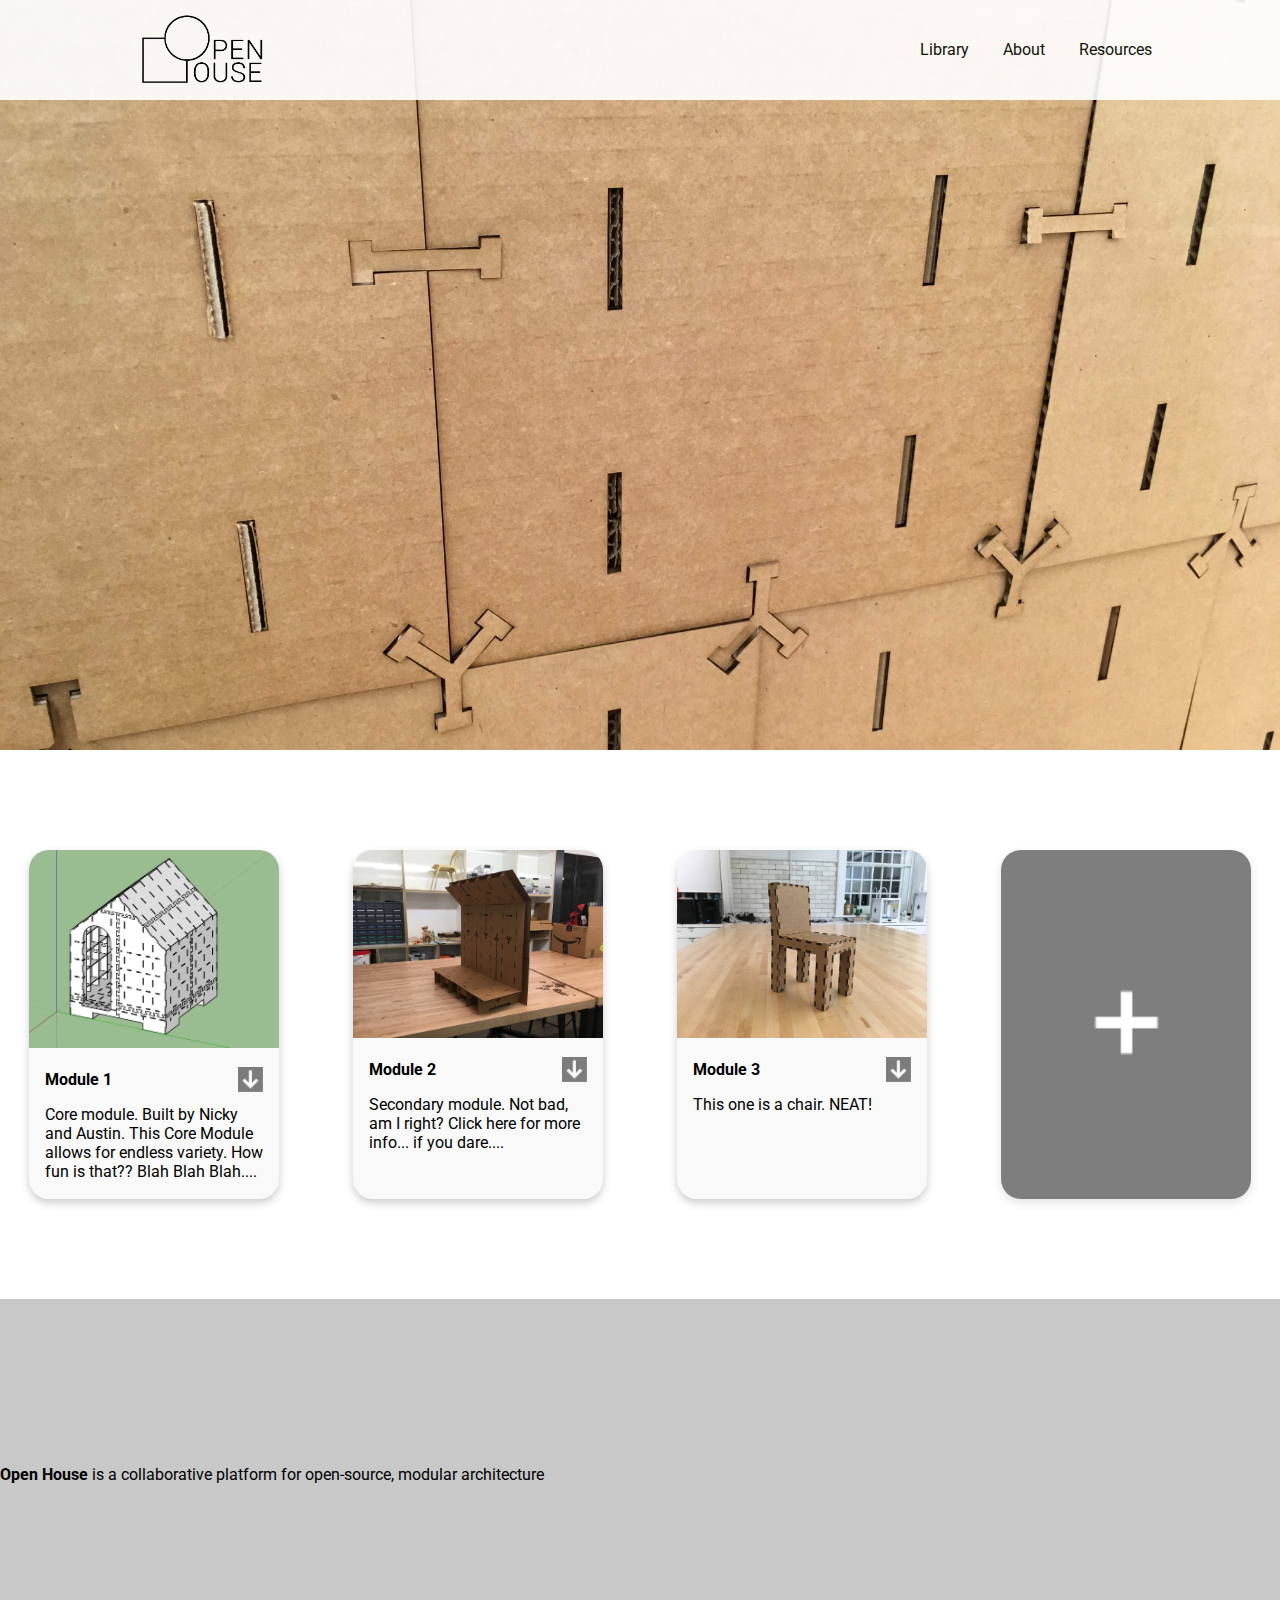
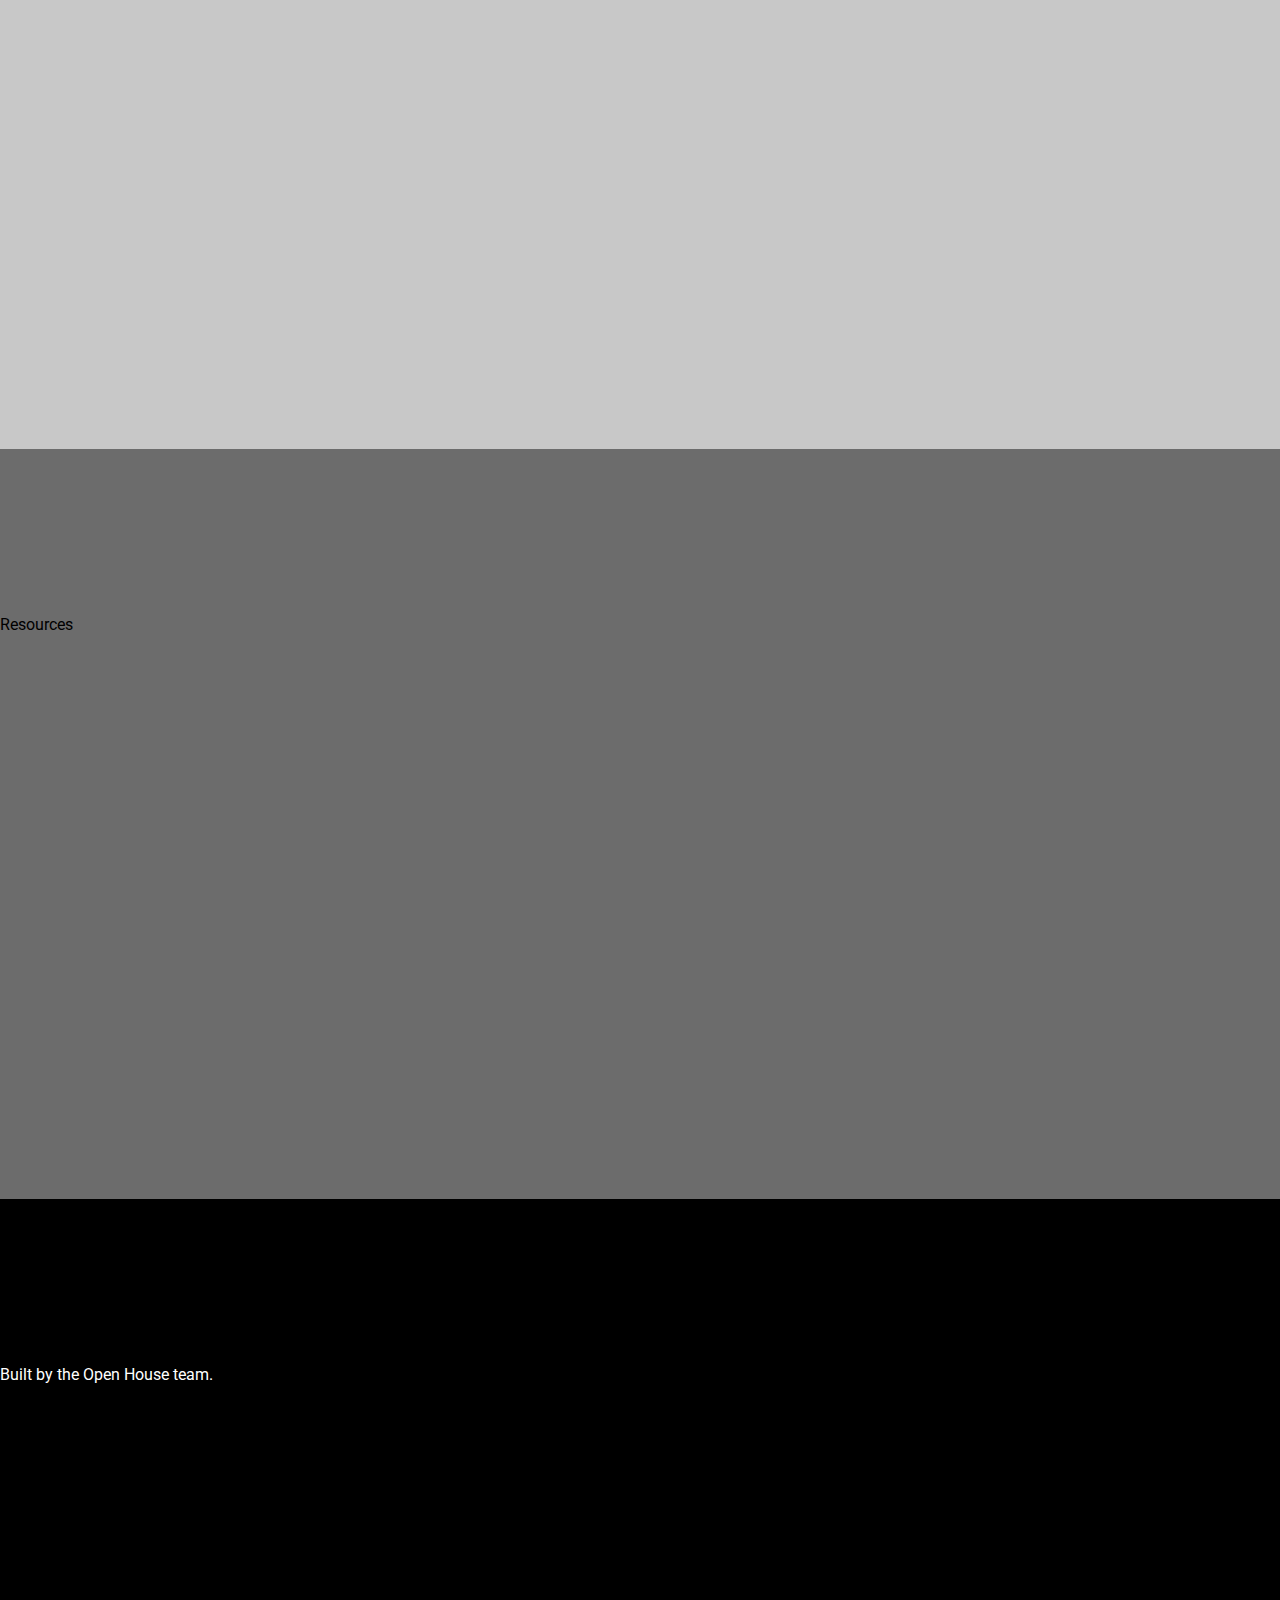
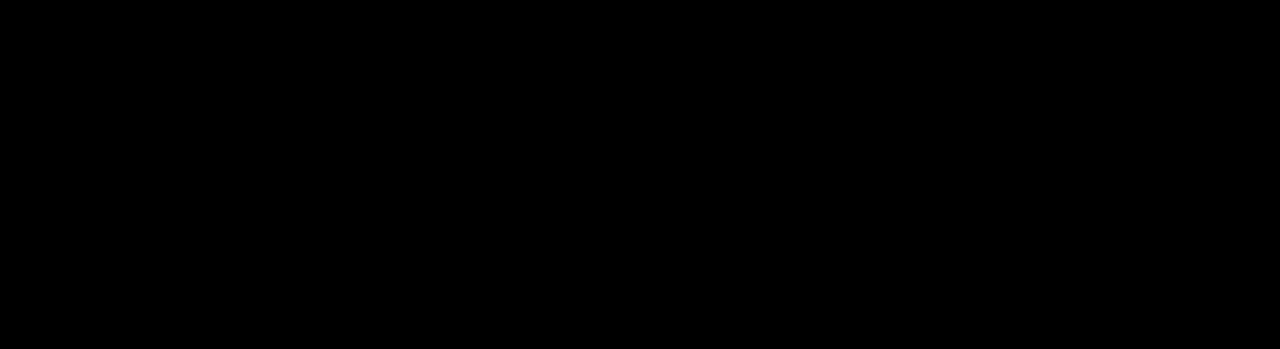
<file: index.html>
<!doctype html>
<!--


                     /\
                    /  \
                   / /\ \
                  / /  \ \ 
                 / /    \ \
                / /      \ \
               / /        \ \
              / /          \ \
             / /            \ \
            / / O            \ \
            | |    P         | |
            | |       E      | |
            | |  H       N   | |
            | |    O        -| |
            | |      U       | |
            | | .      S     | |
            | |  O       E   | |
            | |   R          | |
            | |    G         | |
            | |______________| |
            |__________________|



-->


<html>
<head>
<meta charset="utf-8">
<title>Open House</title>
<link href="styles.css" rel="stylesheet" type="text/css">
<link href="https://fonts.googleapis.com/css?family=Roboto:100,400&display=swap" rel="stylesheet">
<meta name="viewport" content="width=device-width, initial-scale=1.0">


<script>
	var editing = false;
	
    if(editing){
      window.location = "/coming-soon.html";
    }
</script>

<script src="https://ajax.googleapis.com/ajax/libs/jquery/3.3.1/jquery.min.js"></script>

</head>

<body>

<div class="nav">
	<a class="nav_logo nav_logo_text" href="#splash"></a>
	
	
	<div class="nav_menu nav_menu_shown">
		<div class="nav_menu_items">
			<a href="#library">Library</a>
			<a href="#about">About</a>
			<a href="#resources">Resources</a>
<!--			https://stackoverflow.com/questions/24739126/scroll-to-a-specific-element-using-html-->
		</div>
		
	</div>
</div>


<div id="splash">
	<img src="images/splash_detail1.JPG">
</div>

<!--  GRID TUTORIAL: https://getflywheel.com/layout/card-layout-css-grid-layout-how-to/  -->
<!--  IN ACTION: https://codepen.io/abbeyjfitzgerald/pen/QaeoYj  -->
<div id="library">

	<div class="mod_container">
			
		<div class="mod_card">
		<img class="mod_img" src="images/Module-A/MOD-A-OVERVIEW.JPG">
		<div class="mod_desc">
			<div class="mod_download">
				<p class="mod_download_txt">Download</p>
				<a href="#about" class="mod_download_button">
					<img class="mod_download_img" src="icons/down_arrow.jpg">
				</a>
			</div>		
			<p class="mod_desc_title">Module 1</p>			
			<p class="mod_desc_about">Core module. Built by Nicky and Austin. This Core Module allows for endless variety.  How fun is that?? Blah Blah Blah....</p>
		</div>	
		</div>

		<div class="mod_card">
			<img class="mod_img" src="images/Module-B/MOD-B-OVERVIEW.JPG">
			<div class="mod_desc">
				<div class="mod_download">
					<p class="mod_download_txt">Download</p>
					<a href="#about" class="mod_download_button">
						<img class="mod_download_img" src="icons/down_arrow.jpg">
					</a>
				</div>		
				<p class="mod_desc_title">Module 2</p>			
				<p class="mod_desc_about">Secondary module.  Not bad, am I right?  Click here for more info... if you dare....</p>
			</div>
		</div>

		<div class="mod_card">
			<img class="mod_img" src="images/Module-C/MOD-C-OVERVIEW.JPG">
			<div class="mod_desc">
				<div class="mod_download">
					<p class="mod_download_txt">Download</p>
					<a href="#about" class="mod_download_button">
						<img class="mod_download_img" src="icons/down_arrow.jpg">
					</a>
				</div>		
				<p class="mod_desc_title">Module 3</p>			
				<p class="mod_desc_about">This one is a chair. NEAT!</p>
			</div>
		</div>

		<div class="mod_card add_mod">
			<img src="icons/plus.png">
			<p>Contribute</p>
		</div>
		
	</div>

	
</div>

<div id="about">
	<p><b>Open House</b> is a collaborative platform for open-source, modular architecture</p>
</div>

<div id="resources">
	<p>Resources</p>
</div>

<div id="footer">
	<p>Built by the Open House team.</p>
</div>


<script>
	$(".mod_download_button").hover(function() {

		console.log("hello");
		$(this).siblings(".mod_download_txt").addClass("mod_down_txt_show");
	}, function() {
		$(this).siblings(".mod_download_txt").removeClass("mod_down_txt_show");
	});
</script>


<script>
	
	$(document).scroll(function () {
		// at top?
		if ($(window).scrollTop() <= 50) {
			$('.nav_menu').removeClass('nav_menu_hidden');
			$('.nav_menu').addClass('nav_menu_shown');
			$('.nav_logo').removeClass('nav_logo_symbol');
			$('.nav_logo').addClass('nav_logo_text');
		} else if ($(window).scrollTop() >= 50) {
			$('.nav_menu').removeClass('nav_menu_shown');
			$('.nav_menu').addClass('nav_menu_hidden');
			$('.nav_logo').removeClass('nav_logo_text');
			$('.nav_logo').addClass('nav_logo_symbol');
		};

		// Mouse enters Nav:
		$('.nav_menu, .nav_logo').mouseenter(function () {
			if ($(window).scrollTop() >= 50) {
				$('.nav_menu').removeClass('nav_menu_hidden');
				$('.nav_menu').addClass('nav_menu_shown');
				$('.nav_logo').removeClass('nav_logo_symbol');
				$('.nav_logo').addClass('nav_logo_text');
			}
		});
		
		$('.nav_menu, .nav_logo').mouseleave(function () {
			if ($(window).scrollTop() >= 50) {
				$('.nav_menu').removeClass('nav_menu_shown');
				$('.nav_menu').addClass('nav_menu_hidden');
				$('.nav_logo').removeClass('nav_logo_text');
				$('.nav_logo').addClass('nav_logo_symbol');
			}
		});
		
	})
</script>

</body>
</html>
</file>
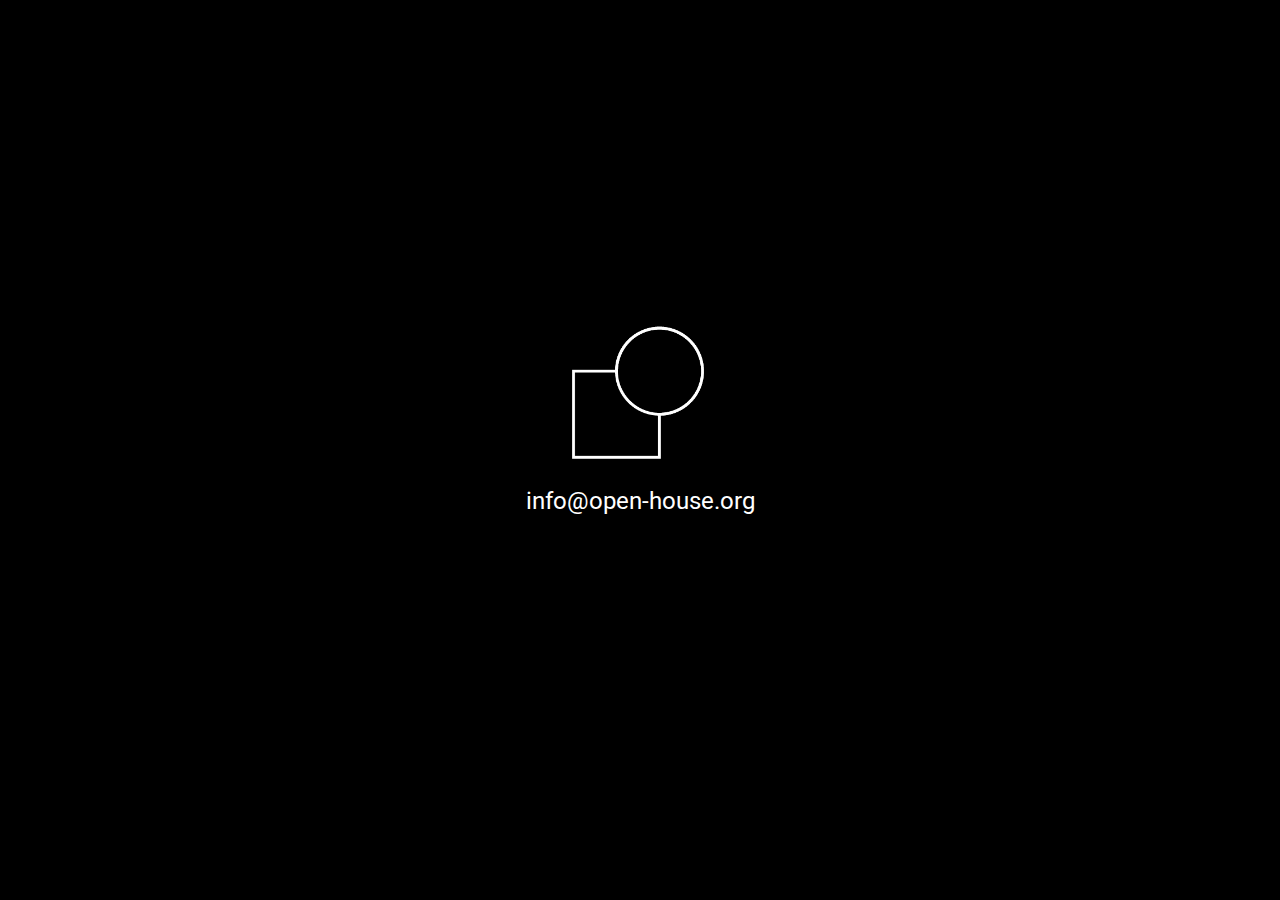
<file: coming-soon.html>
<!doctype html>
<!--


                     /\
                    /  \
                   / /\ \
                  / /  \ \ 
                 / /    \ \
                / /      \ \
               / /        \ \
              / /          \ \
             / /            \ \
            / / o            \ \
            | |    p         | |
            | |       e      | |
            | |  h       n   | |
            | |    o       - | |
            | |      u       | |
            | | .      s     | |
            | |  o       e   | |
            | |   r          | |
            | |    g         | |
            | |______________| |
            |__________________|




-->

<html>
<head>
<meta charset="utf-8">
<title>open-house</title>
<link href="coming-soon-style.css" rel="stylesheet" type="text/css">
<link href="https://fonts.googleapis.com/css?family=Roboto:300&display=swap" rel="stylesheet">
<meta name="viewport" content="width=device-width, initial-scale=1.0">
</head>

<body>

<div class="content">
	<img id="OH" src="logos/OH Logo Symbol Overlap 2 White.png">
	<div class="email_div">
		<a class="email" href="mailto:info@open-house.org">info@open-house.org</a>
	</div>
</div>


</body>
</html>
</file>
<file: styles.css>
/* CSS Document */

body {
	background-color: white;
	margin: 0px;
}

p {
	color: black;
	font-family: 'Roboto', sans-serif;
}

a {
	color: black;
	font-family: 'Roboto', sans-serif;
}

.section_title {
	font-family: 'Roboto', sans-serif;
	font-weight: 700;
	text-align: center;
	position: relative;
	padding-bottom: 25px;
}

.nav_menu_items {
	position: relative;
	top: 40%;
	float: right;
	margin-right: 10%;
}

.nav_menu_items a {
	position: relative;
	padding-left: 30px;
	text-decoration: none;
}

.nav_menu_items a:hover {
	text-decoration: underline;
}

.nav {
	position: fixed;
	width: 100%;
	height: 100px;
	top: 0px;
	left: 0px;
	padding: 0px;
	margin: 0px;
	z-index: 1;
}

.nav_menu {
	position: relative;
	height: 100%;
	background-color: white;
	
	transition: opacity .25s;
}

.nav_menu_hidden {
	opacity: 0;
}

.nav_menu_shown {
	opacity: 0.9;
}

.nav_logo {
	float: left;
	position: relative;
	height: 100px;
	width: 150px;
	margin-left: 10%;
	background-size: 100%;
	z-index: 2;
	transition: background-image .25s;
}

.nav_logo_text {
	background-image: url('logos/OH Logo Text Bold Overlap.png');
	background-repeat: no-repeat;
}

.nav_logo_symbol {
	background-image: url('logos/OH Logo Symbol Long Clear.png');
	background-repeat: no-repeat;
}


#splash {
	position: relative;
	background-color: white;
	height: 750px;
	left: 0px;
	width: 100%;
	margin: 0px;
/*	padding-top: 150px;*/
}

#library {
	position: relative;
	background-color: white;
	height: auto;
	left: 0px;
	width: 100%;
	margin: 0px;
	padding-top: 100px;
	padding-bottom: 100px
	
/*	Make the height of the window (or a percentage)*/
}

#about {
	position: relative;
	background-color: rgba(200,200,200,1.00);
	height: 600px;
	left: 0px;
	width: 100%;
	margin: 0px;
	padding-top: 150px;
}

#resources {
	position: relative;
	background-color: rgba(108,108,108,1.00);
	height: 600px;
	left: 0px;
	width: 100%;
	margin: 0px;
	padding-top: 150px;
}

#footer {
	position: relative;
	background-color: black;
	height: 600px;
	left: 0px;
	width: 100%;
	margin: 0px;
	padding-top: 150px;
}

#splash img {
	position: relative;
	width: 100%;
	height: auto;
}

.mod_container {
	display: grid;
	grid-template-columns: repeat(4, 1fr);
	grid-auto-rows: auto;
	grid-gap: 1rem;
}

.mod_card {
	
	
	box-shadow: 0 4px 8px 0 rgba(0,0,0,0.2);
  	transition: 0.3s;
	border-radius: 20px;
	background-color: rgba(249,249,249,1.00);
	
	position: relative;
	margin-left: auto;
	margin-right: auto;
	
	
	width: 250px;
	height: auto;
}

.mod_card:hover {
  	box-shadow: 0 8px 16px 0 rgba(0,0,0,0.2);
}

.add_mod {
	background-color: black;
	opacity: .5;
	
	transition: opacity .5s;
}

.add_mod:hover {
	opacity: 1;
}

.add_mod img {
	position: relative;
	height: 65px;
	display: block;
	margin-left: auto;
	margin-right: auto;
	top: 40%;
}

.add_mod p {
	color: white;
	position: relative;
	display: block;
	text-align: center;
	top: 40%;
	
	opacity: 0;
	transition: opacity .5s;
}

.add_mod:hover p {
	opacity: 1;
}

.mod_img {
	border-radius: 20px 20px 0 0;
	width: 100%;
}

.mod_desc {
  	padding: 2px 16px;
}


.mod_desc_title {
	font-family: 'Roboto', sans-serif;
	color: black;
	font-weight: 700;
}

.mod_desc_about {
	font-family: 'Roboto', sans-serif;
	color: black;
}

.mod_download {
	position: relative;
	float: right;
	margin-top: 13px;
	height: 25px;
}

.mod_download_button {
	position: relative;
	float: right;
	height: 25px;
	
}

.mod_download_img {
	height: 100%;
	width: auto;
	opacity: 0.5;
	
	transition: opacity .5s;
}

.mod_download_img:hover {
	opacity: 1;
}

.mod_download_txt {
	position: relative;
	float: left;
	font-family: 'Roboto', sans-serif;
	color: black;
	margin: 0px;
	padding-top: 3px;
	
	opacity: 0;
	padding-right: 0px;
	
	transition: opacity .2s, padding-right .2s;
}

.mod_down_txt_show {
	opacity: .5;
	padding-right: 10px;
}
/*
.mod_download:hover .mod_download_txt {
	display: block;
	opacity: .5;
	padding-right: 10px;
	
}
*/



#footer p {
	color: white;
	float: left;
}
</file>
<file: coming-soon-style.css>
/* CSS Document */

body {
	background-color: black;
	overflow: hidden;
	width: 100%;
}

.content {
	  margin: 0;
	  position: absolute;
	  top: 45%;
	  left: 50%;
	  -ms-transform: translate(-50%, -50%);
	  transform: translate(-50%, -50%);
}

#OH {
	display: block;
	margin-left: auto;
	margin-right: auto;
	width: 190px;
	height: auto;
/*	padding-top: 150px;*/
}

.email_div {
	width: 100%;
}

.email {
	color: white;
	font-family: 'Roboto', sans-serif;
	text-align: center;
	display: block;
	margin: 0px auto;
	font-size: 1.5em;
	width: 230px;
	
	text-decoration: none;
	border-bottom: none;
	line-height: 0.9;
	text-shadow:
    2px 2px black,
    2px -2px black,
    -2px 2px black,
    -2px -2px black;
}

.email:hover {
	border-bottom: 0.5px solid white;
}
</file>
